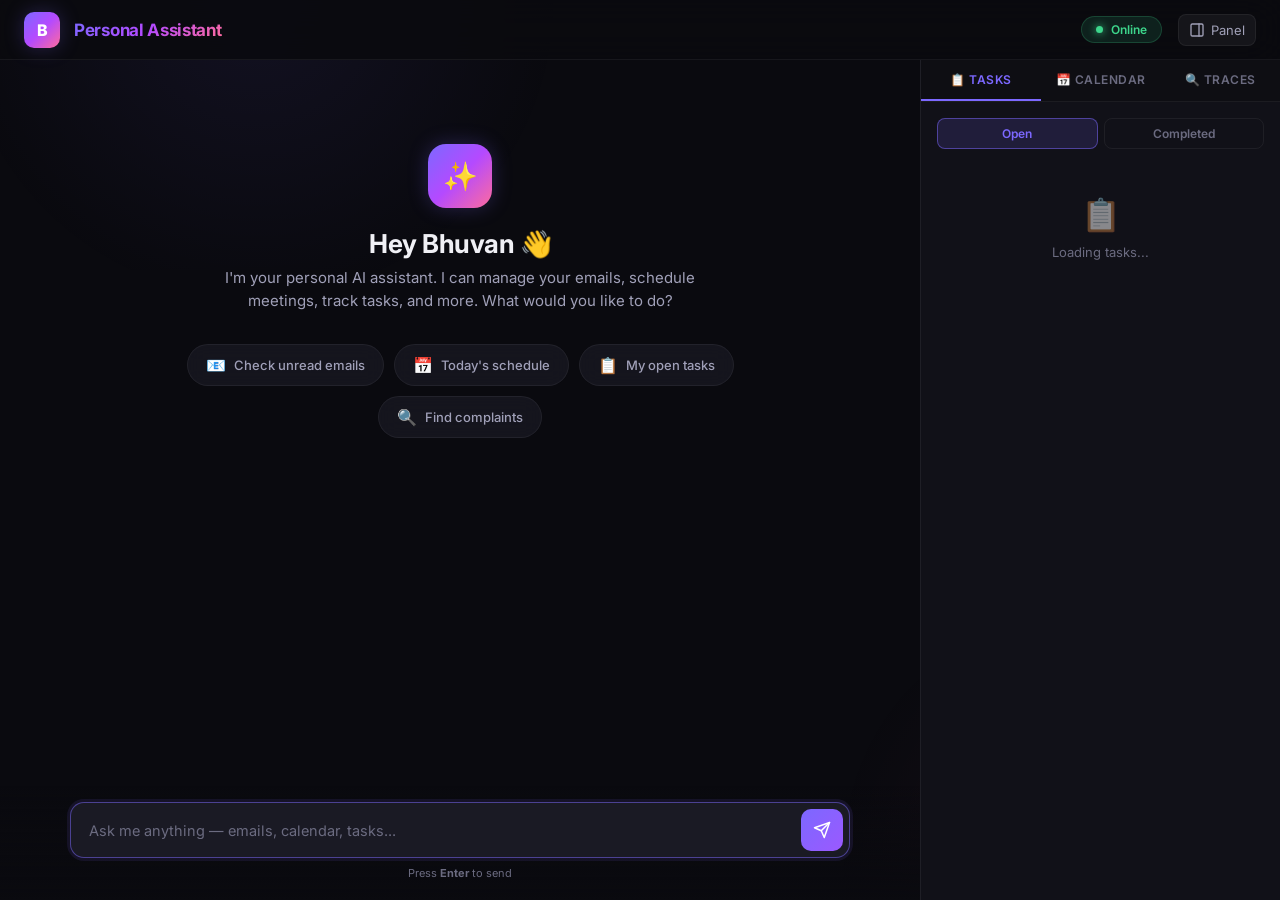
<file: frontend/index.html>
<!DOCTYPE html>
<html lang="en">
<head>
    <meta charset="UTF-8">
    <meta name="viewport" content="width=device-width, initial-scale=1.0">
    <title>Personal Assistant — Bhuvan</title>
    <meta name="description" content="AI-powered personal assistant for email, calendar, and task management">
    <link href="https://fonts.googleapis.com/css2?family=Inter:wght@300;400;500;600;700;800&family=JetBrains+Mono:wght@400;500;600&display=swap" rel="stylesheet">
    <style>
        /* ═══════════════════════════════════════════
           DESIGN SYSTEM — CSS VARIABLES
           ═══════════════════════════════════════════ */
        :root {
            --bg-primary: #0a0a0f;
            --bg-secondary: #111118;
            --bg-tertiary: #1a1a24;
            --bg-elevated: rgba(26, 26, 36, 0.7);
            --bg-glass: rgba(20, 20, 30, 0.65);

            --border-subtle: rgba(255, 255, 255, 0.06);
            --border-medium: rgba(255, 255, 255, 0.1);
            --border-focus: rgba(124, 104, 255, 0.5);

            --text-primary: #f0f0f5;
            --text-secondary: #a0a0b8;
            --text-muted: #6b6b80;

            --accent-primary: #7c68ff;
            --accent-primary-soft: rgba(124, 104, 255, 0.15);
            --accent-secondary: #ff6b9d;
            --accent-emerald: #3dd68c;
            --accent-emerald-soft: rgba(61, 214, 140, 0.12);
            --accent-amber: #ffb443;
            --accent-amber-soft: rgba(255, 180, 67, 0.12);
            --accent-rose: #ff5a7e;
            --accent-rose-soft: rgba(255, 90, 126, 0.12);
            --accent-blue: #5b9aff;
            --accent-blue-soft: rgba(91, 154, 255, 0.12);

            --gradient-brand: linear-gradient(135deg, #7c68ff 0%, #b44aff 50%, #ff6b9d 100%);
            --gradient-send: linear-gradient(135deg, #7c68ff 0%, #9b59ff 100%);
            --gradient-approve: linear-gradient(135deg, #3dd68c 0%, #2bb673 100%);
            --gradient-reject: linear-gradient(135deg, #ff5a7e 0%, #e0334e 100%);

            --shadow-sm: 0 2px 8px rgba(0, 0, 0, 0.2);
            --shadow-md: 0 8px 32px rgba(0, 0, 0, 0.3);
            --shadow-lg: 0 16px 48px rgba(0, 0, 0, 0.4);
            --shadow-glow-purple: 0 0 20px rgba(124, 104, 255, 0.25);
            --shadow-glow-emerald: 0 0 20px rgba(61, 214, 140, 0.2);

            --radius-sm: 8px;
            --radius-md: 12px;
            --radius-lg: 16px;
            --radius-xl: 20px;
            --radius-full: 9999px;

            --transition-fast: 0.15s ease;
            --transition-base: 0.25s ease;
            --transition-slow: 0.4s cubic-bezier(0.16, 1, 0.3, 1);
        }

        /* ═══════════════════════════════════════════
           RESET & BASE
           ═══════════════════════════════════════════ */
        *, *::before, *::after {
            box-sizing: border-box;
            margin: 0;
            padding: 0;
        }

        body {
            font-family: 'Inter', -apple-system, BlinkMacSystemFont, sans-serif;
            background: var(--bg-primary);
            color: var(--text-primary);
            height: 100vh;
            height: 100dvh;
            margin: 0;
            display: flex;
            flex-direction: column;
            overflow: hidden;
            -webkit-font-smoothing: antialiased;
        }

        /* Ambient background glow */
        body::before {
            content: '';
            position: fixed;
            top: -30%;
            left: -10%;
            width: 60%;
            height: 60%;
            background: radial-gradient(circle, rgba(124, 104, 255, 0.08) 0%, transparent 65%);
            pointer-events: none;
            z-index: 0;
        }
        body::after {
            content: '';
            position: fixed;
            bottom: -20%;
            right: -10%;
            width: 50%;
            height: 50%;
            background: radial-gradient(circle, rgba(255, 107, 157, 0.05) 0%, transparent 65%);
            pointer-events: none;
            z-index: 0;
        }

        /* ═══════════════════════════════════════════
           HEADER
           ═══════════════════════════════════════════ */
        header {
            position: relative;
            z-index: 100;
            background: rgba(10, 10, 15, 0.9);
            backdrop-filter: blur(20px);
            border-bottom: 1px solid var(--border-subtle);
            padding: 0 24px;
            height: 60px;
            display: flex;
            align-items: center;
            justify-content: space-between;
            flex-shrink: 0;
        }

        .header-left {
            display: flex;
            align-items: center;
            gap: 14px;
        }

        .logo-mark {
            width: 36px;
            height: 36px;
            background: var(--gradient-brand);
            border-radius: 10px;
            display: flex;
            align-items: center;
            justify-content: center;
            font-weight: 800;
            font-size: 16px;
            color: white;
            box-shadow: var(--shadow-glow-purple);
            animation: logoPulse 3s ease-in-out infinite;
        }

        @keyframes logoPulse {
            0%, 100% { box-shadow: var(--shadow-glow-purple); }
            50% { box-shadow: 0 0 30px rgba(124, 104, 255, 0.4); }
        }

        .header-title {
            font-size: 17px;
            font-weight: 700;
            letter-spacing: -0.3px;
        }

        .header-title span {
            background: var(--gradient-brand);
            -webkit-background-clip: text;
            -webkit-text-fill-color: transparent;
        }

        .header-right {
            display: flex;
            align-items: center;
            gap: 16px;
        }

        .sidebar-toggle {
            background: rgba(255, 255, 255, 0.05);
            border: 1px solid var(--border-subtle);
            border-radius: var(--radius-sm);
            color: var(--text-secondary);
            padding: 7px 10px;
            cursor: pointer;
            transition: var(--transition-fast);
            display: flex;
            align-items: center;
            gap: 6px;
            font-size: 13px;
            font-family: inherit;
        }

        .sidebar-toggle:hover {
            background: rgba(255, 255, 255, 0.08);
            color: var(--text-primary);
        }

        .status-pill {
            display: flex;
            align-items: center;
            gap: 8px;
            background: var(--accent-emerald-soft);
            border: 1px solid rgba(61, 214, 140, 0.2);
            padding: 5px 14px;
            border-radius: var(--radius-full);
            font-size: 12px;
            font-weight: 600;
            color: var(--accent-emerald);
        }

        .status-dot {
            width: 7px;
            height: 7px;
            background: var(--accent-emerald);
            border-radius: 50%;
            box-shadow: 0 0 8px var(--accent-emerald);
            animation: statusBlink 2s ease-in-out infinite;
        }

        @keyframes statusBlink {
            0%, 100% { opacity: 1; }
            50% { opacity: 0.4; }
        }

        /* ═══════════════════════════════════════════
           MAIN LAYOUT
           ═══════════════════════════════════════════ */
        .app-body {
            position: relative;
            z-index: 1;
            flex: 1;
            display: flex;
            overflow: hidden;
            min-height: 0;
        }

        /* ═══════════════════════════════════════════
           CHAT PANEL (CENTER)
           ═══════════════════════════════════════════ */
        .chat-panel {
            flex: 1;
            display: flex;
            flex-direction: column;
            min-width: 0;
        }

        .chat-messages {
            flex: 1;
            overflow-y: auto;
            padding: 24px 0;
            /* Removed scroll-behavior: smooth to prevent conflicts with programmatic scrolling */
        }

        .chat-messages::-webkit-scrollbar {
            width: 5px;
        }
        .chat-messages::-webkit-scrollbar-thumb {
            background: rgba(255, 255, 255, 0.08);
            border-radius: 10px;
        }

        .messages-inner {
            max-width: 780px;
            margin: 0 auto;
            padding: 0 24px;
            display: flex;
            flex-direction: column;
            gap: 20px;
        }

        /* Welcome Screen */
        .welcome-container {
            display: flex;
            flex-direction: column;
            align-items: center;
            justify-content: center;
            padding: 60px 20px 40px;
            text-align: center;
            animation: fadeUp 0.6s var(--transition-slow);
        }

        @keyframes fadeUp {
            from { opacity: 0; transform: translateY(20px); }
            to { opacity: 1; transform: translateY(0); }
        }

        .welcome-icon {
            width: 64px;
            height: 64px;
            background: var(--gradient-brand);
            border-radius: 18px;
            display: flex;
            align-items: center;
            justify-content: center;
            font-size: 28px;
            margin-bottom: 20px;
            box-shadow: var(--shadow-glow-purple);
        }

        .welcome-title {
            font-size: 26px;
            font-weight: 700;
            letter-spacing: -0.5px;
            margin-bottom: 8px;
        }

        .welcome-sub {
            font-size: 15px;
            color: var(--text-secondary);
            margin-bottom: 32px;
            max-width: 500px;
            line-height: 1.5;
        }

        /* Quick Action Chips */
        .quick-actions {
            display: flex;
            flex-wrap: wrap;
            gap: 10px;
            justify-content: center;
            max-width: 600px;
        }

        .quick-chip {
            background: var(--bg-elevated);
            backdrop-filter: blur(10px);
            border: 1px solid var(--border-subtle);
            border-radius: var(--radius-full);
            padding: 10px 18px;
            font-size: 13px;
            font-weight: 500;
            color: var(--text-secondary);
            cursor: pointer;
            transition: var(--transition-base);
            display: flex;
            align-items: center;
            gap: 8px;
            font-family: inherit;
        }

        .quick-chip:hover {
            background: var(--accent-primary-soft);
            border-color: var(--border-focus);
            color: var(--text-primary);
            transform: translateY(-2px);
            box-shadow: var(--shadow-glow-purple);
        }

        .chip-emoji {
            font-size: 16px;
        }

        /* Message Bubbles */
        .msg-row {
            display: flex;
            gap: 12px;
            animation: msgSlide 0.35s var(--transition-slow);
        }

        @keyframes msgSlide {
            from { opacity: 0; transform: translateY(12px); }
            to { opacity: 1; transform: translateY(0); }
        }

        .msg-row.user-row {
            flex-direction: row-reverse;
        }

        .msg-avatar {
            width: 32px;
            height: 32px;
            border-radius: 10px;
            display: flex;
            align-items: center;
            justify-content: center;
            font-size: 14px;
            font-weight: 700;
            flex-shrink: 0;
            margin-top: 2px;
        }

        .msg-avatar.ai-avatar {
            background: var(--gradient-brand);
            color: white;
            box-shadow: 0 0 12px rgba(124, 104, 255, 0.2);
        }

        .msg-avatar.user-avatar {
            background: linear-gradient(135deg, #3dd68c, #2bb673);
            color: white;
        }

        .msg-content {
            max-width: 680px;
            min-width: 0;
        }

        .msg-bubble {
            padding: 14px 18px;
            border-radius: var(--radius-lg);
            font-size: 14.5px;
            line-height: 1.65;
            word-wrap: break-word;
        }

        .msg-row.ai-row .msg-bubble {
            background: var(--bg-tertiary);
            border: 1px solid var(--border-subtle);
            border-top-left-radius: 4px;
            color: var(--text-primary);
        }

        .msg-row.user-row .msg-bubble {
            background: var(--gradient-send);
            color: white;
            border-top-right-radius: 4px;
            box-shadow: 0 4px 16px rgba(124, 104, 255, 0.2);
        }

        .msg-time {
            font-size: 11px;
            color: var(--text-muted);
            margin-top: 6px;
            padding: 0 4px;
        }

        .msg-row.user-row .msg-time {
            text-align: right;
        }

        /* Markdown inside messages */
        .msg-bubble p { margin-bottom: 8px; }
        .msg-bubble p:last-child { margin-bottom: 0; }
        .msg-bubble strong { font-weight: 600; color: inherit; }
        .msg-bubble em { font-style: italic; }
        .msg-bubble ul, .msg-bubble ol {
            margin: 6px 0 6px 20px;
        }
        .msg-bubble li { margin-bottom: 4px; }
        .msg-bubble code {
            font-family: 'JetBrains Mono', monospace;
            font-size: 13px;
            background: rgba(0, 0, 0, 0.3);
            padding: 2px 6px;
            border-radius: 4px;
        }
        .msg-bubble pre {
            background: rgba(0, 0, 0, 0.4);
            border-radius: var(--radius-sm);
            padding: 12px;
            overflow-x: auto;
            margin: 8px 0;
            font-family: 'JetBrains Mono', monospace;
            font-size: 13px;
        }
        .msg-bubble a {
            color: var(--accent-primary);
            text-decoration: underline;
        }
        .msg-bubble h1, .msg-bubble h2, .msg-bubble h3 {
            margin: 12px 0 6px;
            font-weight: 700;
        }
        .msg-bubble hr {
            border: none;
            border-top: 1px solid var(--border-subtle);
            margin: 12px 0;
        }

        /* Typing Indicator */
        .typing-indicator {
            display: flex;
            align-items: center;
            gap: 5px;
            padding: 14px 18px;
        }

        .typing-dot {
            width: 8px;
            height: 8px;
            background: var(--accent-primary);
            border-radius: 50%;
            animation: typingBounce 1.4s ease-in-out infinite;
        }

        .typing-dot:nth-child(2) { animation-delay: 0.15s; }
        .typing-dot:nth-child(3) { animation-delay: 0.3s; }

        @keyframes typingBounce {
            0%, 60%, 100% { transform: translateY(0); opacity: 0.3; }
            30% { transform: translateY(-8px); opacity: 1; }
        }

        /* ═══════════════════════════════════════════
           INPUT BAR
           ═══════════════════════════════════════════ */
        .input-area {
            padding: 16px 24px 20px;
            background: linear-gradient(to top, var(--bg-primary) 0%, transparent 100%);
            flex-shrink: 0;
        }

        .input-wrapper {
            max-width: 780px;
            margin: 0 auto;
            position: relative;
        }

        .input-container {
            display: flex;
            align-items: center;
            gap: 10px;
            background: var(--bg-tertiary);
            border: 1px solid var(--border-medium);
            border-radius: 14px;
            padding: 6px 6px 6px 18px;
            transition: var(--transition-base);
        }

        .input-container:focus-within {
            border-color: var(--border-focus);
            box-shadow: 0 0 0 3px rgba(124, 104, 255, 0.1);
        }

        #chatInput {
            flex: 1;
            background: transparent;
            border: none;
            color: var(--text-primary);
            font-size: 14.5px;
            font-family: inherit;
            padding: 10px 0;
            outline: none;
            min-width: 0;
        }

        #chatInput::placeholder {
            color: var(--text-muted);
        }

        #sendBtn {
            width: 42px;
            height: 42px;
            background: var(--gradient-send);
            border: none;
            border-radius: 10px;
            color: white;
            cursor: pointer;
            display: flex;
            align-items: center;
            justify-content: center;
            transition: var(--transition-fast);
            flex-shrink: 0;
        }

        #sendBtn:hover {
            transform: scale(1.05);
            box-shadow: var(--shadow-glow-purple);
        }

        #sendBtn:active {
            transform: scale(0.95);
        }

        #sendBtn svg {
            width: 18px;
            height: 18px;
        }

        .input-hint {
            text-align: center;
            font-size: 11px;
            color: var(--text-muted);
            margin-top: 8px;
        }

        /* ═══════════════════════════════════════════
           SIDEBAR (RIGHT)
           ═══════════════════════════════════════════ */
        .sidebar {
            width: 360px;
            background: var(--bg-secondary);
            border-left: 1px solid var(--border-subtle);
            display: flex;
            flex-direction: column;
            transition: var(--transition-slow);
            overflow: hidden;
            flex-shrink: 0;
        }

        .sidebar.collapsed {
            width: 0;
            border-left: none;
        }

        .sidebar-tabs {
            display: flex;
            border-bottom: 1px solid var(--border-subtle);
            background: rgba(0, 0, 0, 0.2);
            flex-shrink: 0;
        }

        .sidebar-tab {
            flex: 1;
            padding: 12px 8px;
            font-size: 12px;
            font-weight: 600;
            text-transform: uppercase;
            letter-spacing: 0.5px;
            color: var(--text-muted);
            background: transparent;
            border: none;
            border-bottom: 2px solid transparent;
            cursor: pointer;
            transition: var(--transition-fast);
            font-family: inherit;
            display: flex;
            align-items: center;
            justify-content: center;
            gap: 6px;
        }

        .sidebar-tab:hover {
            color: var(--text-secondary);
        }

        .sidebar-tab.active {
            color: var(--accent-primary);
            border-bottom-color: var(--accent-primary);
        }

        .sidebar-content {
            flex: 1;
            overflow-y: auto;
            overflow-x: hidden;
        }

        .sidebar-content::-webkit-scrollbar {
            width: 4px;
        }
        .sidebar-content::-webkit-scrollbar-thumb {
            background: rgba(255, 255, 255, 0.06);
            border-radius: 10px;
        }

        .sidebar-pane {
            display: none;
            padding: 16px;
        }

        .sidebar-pane.active {
            display: block;
        }

        /* Tasks Pane */
        .task-filter-row {
            display: flex;
            gap: 6px;
            margin-bottom: 14px;
        }

        .task-filter-btn {
            flex: 1;
            padding: 7px 10px;
            border-radius: var(--radius-sm);
            font-size: 12px;
            font-weight: 600;
            border: 1px solid var(--border-subtle);
            background: transparent;
            color: var(--text-muted);
            cursor: pointer;
            transition: var(--transition-fast);
            font-family: inherit;
        }

        .task-filter-btn.active {
            background: var(--accent-primary-soft);
            border-color: var(--border-focus);
            color: var(--accent-primary);
        }

        .task-card {
            background: var(--bg-elevated);
            border: 1px solid var(--border-subtle);
            border-radius: var(--radius-md);
            padding: 14px;
            margin-bottom: 10px;
            transition: var(--transition-base);
        }

        .task-card:hover {
            border-color: rgba(124, 104, 255, 0.2);
            transform: translateX(2px);
        }

        .task-card-header {
            display: flex;
            justify-content: space-between;
            align-items: flex-start;
            gap: 10px;
        }

        .task-card-desc {
            font-size: 13.5px;
            font-weight: 500;
            line-height: 1.4;
            flex: 1;
        }

        .task-card-meta {
            display: flex;
            gap: 10px;
            margin-top: 8px;
            font-size: 11px;
            color: var(--text-muted);
        }

        .task-source-badge {
            color: var(--accent-primary);
            font-weight: 600;
        }

        .task-complete-btn {
            padding: 5px 10px;
            border-radius: var(--radius-sm);
            font-size: 11px;
            font-weight: 600;
            border: 1px solid rgba(61, 214, 140, 0.3);
            background: var(--accent-emerald-soft);
            color: var(--accent-emerald);
            cursor: pointer;
            transition: var(--transition-fast);
            white-space: nowrap;
            font-family: inherit;
        }

        .task-complete-btn:hover {
            background: var(--accent-emerald);
            color: white;
            box-shadow: var(--shadow-glow-emerald);
        }

        .empty-state {
            text-align: center;
            padding: 32px 16px;
            color: var(--text-muted);
            font-size: 13px;
        }

        .empty-state-icon {
            font-size: 32px;
            margin-bottom: 10px;
            opacity: 0.5;
        }

        /* Trace Pane */
        .trace-entry {
            padding: 10px 12px;
            border-radius: var(--radius-sm);
            margin-bottom: 6px;
            font-family: 'JetBrains Mono', monospace;
            font-size: 11.5px;
            line-height: 1.5;
            border-left: 3px solid var(--border-medium);
            background: rgba(0, 0, 0, 0.2);
            transition: var(--transition-fast);
        }

        .trace-entry:hover {
            background: rgba(0, 0, 0, 0.35);
        }

        .trace-entry.plan_node { border-left-color: var(--accent-primary); }
        .trace-entry.act_node { border-left-color: var(--accent-amber); }
        .trace-entry.confirm_node { border-left-color: var(--accent-rose); }
        .trace-entry.respond_node { border-left-color: var(--accent-emerald); }
        .trace-entry.memory { border-left-color: var(--accent-amber); }

        .trace-time {
            color: var(--text-muted);
            font-size: 10px;
        }

        .trace-node-label {
            font-weight: 600;
        }

        .trace-node-label.plan_node { color: var(--accent-primary); }
        .trace-node-label.act_node { color: var(--accent-amber); }
        .trace-node-label.confirm_node { color: var(--accent-rose); }
        .trace-node-label.respond_node { color: var(--accent-emerald); }

        .trace-decision {
            color: var(--text-secondary);
            font-size: 11px;
        }

        .trace-reasoning {
            color: var(--text-muted);
            font-size: 10.5px;
            margin-top: 4px;
            word-break: break-word;
        }

        /* Calendar Pane */
        .cal-event {
            background: var(--bg-elevated);
            border: 1px solid var(--border-subtle);
            border-radius: var(--radius-md);
            padding: 14px;
            margin-bottom: 10px;
            border-left: 3px solid var(--accent-primary);
            transition: var(--transition-fast);
        }

        .cal-event:hover {
            border-left-color: var(--accent-secondary);
        }

        .cal-event-title {
            font-size: 13.5px;
            font-weight: 600;
            margin-bottom: 4px;
        }

        .cal-event-time {
            font-size: 12px;
            color: var(--accent-primary);
            font-weight: 500;
        }

        .cal-event-desc {
            font-size: 12px;
            color: var(--text-muted);
            margin-top: 4px;
        }

        /* ═══════════════════════════════════════════
           CONFIRMATION MODAL
           ═══════════════════════════════════════════ */
        .modal-overlay {
            position: fixed;
            inset: 0;
            background: rgba(0, 0, 0, 0.7);
            backdrop-filter: blur(12px);
            z-index: 1000;
            display: flex;
            align-items: center;
            justify-content: center;
            opacity: 0;
            pointer-events: none;
            transition: opacity var(--transition-base);
        }

        .modal-overlay.show {
            opacity: 1;
            pointer-events: auto;
        }

        .modal-card {
            background: var(--bg-secondary);
            border: 1px solid var(--border-medium);
            border-radius: var(--radius-xl);
            width: 90%;
            max-width: 520px;
            box-shadow: var(--shadow-lg);
            animation: modalPop 0.3s cubic-bezier(0.34, 1.56, 0.64, 1);
            overflow: hidden;
        }

        @keyframes modalPop {
            from { transform: scale(0.92) translateY(16px); opacity: 0; }
            to { transform: scale(1) translateY(0); opacity: 1; }
        }

        .modal-top {
            padding: 20px 24px;
            background: var(--accent-rose-soft);
            border-bottom: 1px solid rgba(255, 90, 126, 0.15);
            display: flex;
            align-items: center;
            gap: 12px;
        }

        .modal-top-icon {
            width: 40px;
            height: 40px;
            background: var(--gradient-reject);
            border-radius: 10px;
            display: flex;
            align-items: center;
            justify-content: center;
            font-size: 18px;
        }

        .modal-top-text h3 {
            font-size: 16px;
            font-weight: 700;
            color: var(--text-primary);
        }

        .modal-top-text p {
            font-size: 12px;
            color: var(--text-secondary);
            margin-top: 2px;
        }

        .modal-mid {
            padding: 20px 24px;
        }

        .modal-mid p {
            font-size: 14px;
            color: var(--text-secondary);
            line-height: 1.5;
            margin-bottom: 14px;
        }

        .modal-detail-box {
            background: rgba(0, 0, 0, 0.3);
            border: 1px solid var(--border-subtle);
            border-radius: var(--radius-md);
            padding: 14px;
            font-family: 'JetBrains Mono', monospace;
            font-size: 12px;
            color: var(--accent-primary);
            white-space: pre-wrap;
            word-break: break-word;
            line-height: 1.6;
        }

        .modal-bottom {
            padding: 16px 24px;
            display: flex;
            gap: 10px;
            justify-content: flex-end;
            background: rgba(0, 0, 0, 0.15);
            border-top: 1px solid var(--border-subtle);
        }

        .modal-btn {
            padding: 10px 22px;
            border-radius: var(--radius-sm);
            font-size: 13px;
            font-weight: 600;
            border: none;
            cursor: pointer;
            transition: var(--transition-fast);
            font-family: inherit;
        }

        .modal-btn-approve {
            background: var(--gradient-approve);
            color: white;
            box-shadow: 0 4px 12px rgba(61, 214, 140, 0.25);
        }

        .modal-btn-approve:hover {
            transform: translateY(-1px);
            box-shadow: var(--shadow-glow-emerald);
        }

        .modal-btn-reject {
            background: var(--gradient-reject);
            color: white;
            box-shadow: 0 4px 12px rgba(255, 90, 126, 0.2);
        }

        .modal-btn-reject:hover {
            transform: translateY(-1px);
        }

        /* ═══════════════════════════════════════════
           RESPONSIVE
           ═══════════════════════════════════════════ */
        @media (max-width: 900px) {
            .sidebar {
                position: fixed;
                right: 0;
                top: 60px;
                bottom: 0;
                z-index: 50;
                box-shadow: -8px 0 32px rgba(0, 0, 0, 0.5);
            }
            .sidebar.collapsed {
                transform: translateX(100%);
            }
        }

        @media (max-width: 600px) {
            .quick-actions {
                flex-direction: column;
                align-items: stretch;
            }
            .messages-inner {
                padding: 0 14px;
            }
            .sidebar {
                width: 100%;
            }
        }
    </style>
</head>
<body>

    <!-- ═══ HEADER ═══ -->
    <header>
        <div class="header-left">
            <div class="logo-mark">B</div>
            <div class="header-title"><span>Personal Assistant</span></div>
        </div>
        <div class="header-right">
            <div class="status-pill">
                <div class="status-dot"></div>
                Online
            </div>
            <button class="sidebar-toggle" id="sidebarToggle" onclick="toggleSidebar()">
                <svg width="16" height="16" viewBox="0 0 24 24" fill="none" stroke="currentColor" stroke-width="2" stroke-linecap="round" stroke-linejoin="round"><rect x="3" y="3" width="18" height="18" rx="2"/><path d="M15 3v18"/></svg>
                Panel
            </button>
        </div>
    </header>

    <!-- ═══ MAIN BODY ═══ -->
    <div class="app-body">

        <!-- Chat Panel -->
        <div class="chat-panel">
            <div class="chat-messages" id="chatMessages">
                <div class="messages-inner" id="messagesInner">
                    <!-- Welcome -->
                    <div class="welcome-container" id="welcomeScreen">
                        <div class="welcome-icon">✨</div>
                        <h2 class="welcome-title">Hey Bhuvan 👋</h2>
                        <p class="welcome-sub">I'm your personal AI assistant. I can manage your emails, schedule meetings, track tasks, and more. What would you like to do?</p>
                        <div class="quick-actions">
                            <button class="quick-chip" onclick="quickAction('Check my unread emails')">
                                <span class="chip-emoji">📧</span> Check unread emails
                            </button>
                            <button class="quick-chip" onclick="quickAction('What\\'s on my calendar today?')">
                                <span class="chip-emoji">📅</span> Today's schedule
                            </button>
                            <button class="quick-chip" onclick="quickAction('Show my open tasks')">
                                <span class="chip-emoji">📋</span> My open tasks
                            </button>
                            <button class="quick-chip" onclick="quickAction('Are there any complaint emails?')">
                                <span class="chip-emoji">🔍</span> Find complaints
                            </button>
                        </div>
                    </div>
                </div>
            </div>

            <!-- Input Bar -->
            <div class="input-area">
                <div class="input-wrapper">
                    <div class="input-container">
                        <input type="text" id="chatInput" placeholder="Ask me anything — emails, calendar, tasks..."
                               onkeydown="if(event.key === 'Enter' && !event.shiftKey) { event.preventDefault(); sendMessage(); }">
                        <button id="sendBtn" onclick="sendMessage()">
                            <svg viewBox="0 0 24 24" fill="none" stroke="currentColor" stroke-width="2" stroke-linecap="round" stroke-linejoin="round">
                                <line x1="22" y1="2" x2="11" y2="13"></line>
                                <polygon points="22 2 15 22 11 13 2 9 22 2"></polygon>
                            </svg>
                        </button>
                    </div>
                    <div class="input-hint">Press <strong>Enter</strong> to send</div>
                </div>
            </div>
        </div>

        <!-- ═══ SIDEBAR ═══ -->
        <aside class="sidebar" id="sidebar">
            <div class="sidebar-tabs">
                <button class="sidebar-tab active" data-pane="tasks" onclick="switchSidebarTab('tasks')">
                    📋 Tasks
                </button>
                <button class="sidebar-tab" data-pane="calendar" onclick="switchSidebarTab('calendar')">
                    📅 Calendar
                </button>
                <button class="sidebar-tab" data-pane="traces" onclick="switchSidebarTab('traces')">
                    🔍 Traces
                </button>
            </div>

            <div class="sidebar-content">
                <!-- Tasks Pane -->
                <div class="sidebar-pane active" id="pane-tasks">
                    <div class="task-filter-row">
                        <button class="task-filter-btn active" id="filterOpen" onclick="switchTaskFilter('open')">Open</button>
                        <button class="task-filter-btn" id="filterCompleted" onclick="switchTaskFilter('completed')">Completed</button>
                    </div>
                    <div id="taskListContainer">
                        <div class="empty-state">
                            <div class="empty-state-icon">📋</div>
                            Loading tasks...
                        </div>
                    </div>
                </div>

                <!-- Calendar Pane -->
                <div class="sidebar-pane" id="pane-calendar">
                    <div id="calendarListContainer">
                        <div class="empty-state">
                            <div class="empty-state-icon">📅</div>
                            Loading events...
                        </div>
                    </div>
                </div>

                <!-- Traces Pane -->
                <div class="sidebar-pane" id="pane-traces">
                    <div id="traceListContainer">
                        <div class="empty-state">
                            <div class="empty-state-icon">🔍</div>
                            No traces yet. Start a conversation!
                        </div>
                    </div>
                </div>
            </div>
        </aside>
    </div>

    <!-- ═══ CONFIRMATION MODAL ═══ -->
    <div class="modal-overlay" id="confirmModal">
        <div class="modal-card">
            <div class="modal-top">
                <div class="modal-top-icon">🛡️</div>
                <div class="modal-top-text">
                    <h3>Confirmation Required</h3>
                    <p>This action needs your approval before executing</p>
                </div>
            </div>
            <div class="modal-mid">
                <p>Please review the action details below:</p>
                <div class="modal-detail-box" id="actionDetails">Loading...</div>
            </div>
            <div class="modal-bottom">
                <button class="modal-btn modal-btn-reject" onclick="handleConfirm(false)">✕ Reject</button>
                <button class="modal-btn modal-btn-approve" onclick="handleConfirm(true)">✓ Approve</button>
            </div>
        </div>
    </div>

    <!-- ═══════════════════════════════════════════
         JAVASCRIPT
         ═══════════════════════════════════════════ -->
    <script>
        const API_BASE = "http://localhost:8000";
        const USER_ID = "bhuvan";
        let currentTaskFilter = "open";
        let welcomeVisible = true;

        // ─── INIT ───
        window.addEventListener('DOMContentLoaded', () => {
            fetchTasks();
            fetchTraces();
            fetchCalendarEvents();
            setInterval(fetchTasks, 5000);
            setInterval(fetchTraces, 4000);
            setInterval(fetchCalendarEvents, 10000);
            document.getElementById('chatInput').focus();
        });

        // ─── QUICK ACTIONS ───
        function quickAction(text) {
            document.getElementById('chatInput').value = text;
            sendMessage();
        }

        // ─── SEND MESSAGE ───
        async function sendMessage() {
            const input = document.getElementById("chatInput");
            const text = input.value.trim();
            if (!text) return;

            input.value = "";

            // Hide welcome screen
            if (welcomeVisible) {
                const welcome = document.getElementById('welcomeScreen');
                if (welcome) {
                    welcome.style.display = 'none';
                    welcomeVisible = false;
                }
            }

            appendMessage(text, "user");

            // Show typing indicator
            const typingEl = showTypingIndicator();

            try {
                const response = await fetch(`${API_BASE}/chat`, {
                    method: "POST",
                    headers: { "Content-Type": "application/json" },
                    body: JSON.stringify({ message: text, user_id: USER_ID })
                });

                typingEl.remove();

                const data = await response.json();

                if (data.pending_action) {
                    showApprovalModal(data.pending_action);
                }

                appendMessage(data.response, "ai");
                fetchTasks();
                fetchTraces();
                fetchCalendarEvents();
            } catch (err) {
                typingEl.remove();
                appendMessage("⚠️ Could not connect to the assistant backend. Make sure the server is running on `localhost:8000`.", "ai");
                console.error(err);
            }
        }

        // ─── TYPING INDICATOR ───
        function showTypingIndicator() {
            const container = document.getElementById("messagesInner");
            const row = document.createElement("div");
            row.className = "msg-row ai-row";
            row.innerHTML = `
                <div class="msg-avatar ai-avatar">B</div>
                <div class="msg-content">
                    <div class="msg-bubble typing-indicator">
                        <div class="typing-dot"></div>
                        <div class="typing-dot"></div>
                        <div class="typing-dot"></div>
                    </div>
                </div>
            `;
            container.appendChild(row);
            scrollToBottom();
            return row;
        }

        // ─── APPEND MESSAGE ───
        function appendMessage(text, sender) {
            const container = document.getElementById("messagesInner");
            const row = document.createElement("div");
            const isUser = sender === "user";
            row.className = `msg-row ${isUser ? 'user-row' : 'ai-row'}`;

            const now = new Date();
            const timeStr = now.toLocaleTimeString([], { hour: '2-digit', minute: '2-digit' });
            const renderedContent = isUser ? escapeHtml(text) : renderMarkdown(text);

            row.innerHTML = `
                <div class="msg-avatar ${isUser ? 'user-avatar' : 'ai-avatar'}">${isUser ? 'B' : '✦'}</div>
                <div class="msg-content">
                    <div class="msg-bubble">${renderedContent}</div>
                    <div class="msg-time">${timeStr}</div>
                </div>
            `;

            container.appendChild(row);
            scrollToBottom();
            return row;
        }

        function scrollToBottom() {
            setTimeout(() => {
                const el = document.getElementById("chatMessages");
                if (el) {
                    el.scrollTo({
                        top: el.scrollHeight,
                        behavior: 'smooth'
                    });
                }
            }, 50);
        }

        // ─── MARKDOWN RENDERER ───
        function renderMarkdown(text) {
            if (!text) return "";
            let html = escapeHtml(text);

            // Code blocks
            html = html.replace(/```(\w*)\n([\s\S]*?)```/g, '<pre><code>$2</code></pre>');
            // Inline code
            html = html.replace(/`([^`]+)`/g, '<code>$1</code>');
            // Bold
            html = html.replace(/\*\*(.*?)\*\*/g, '<strong>$1</strong>');
            // Italic
            html = html.replace(/\*(.*?)\*/g, '<em>$1</em>');
            // Headings
            html = html.replace(/^### (.+)$/gm, '<h3>$1</h3>');
            html = html.replace(/^## (.+)$/gm, '<h2>$1</h2>');
            html = html.replace(/^# (.+)$/gm, '<h1>$1</h1>');
            // HR
            html = html.replace(/^---$/gm, '<hr>');
            // Unordered lists
            html = html.replace(/^[\*\-] (.+)$/gm, '<li>$1</li>');
            html = html.replace(/(<li>.*<\/li>)/gs, '<ul>$1</ul>');
            // Fix nested uls
            html = html.replace(/<\/ul>\s*<ul>/g, '');
            // Links
            html = html.replace(/\[([^\]]+)\]\(([^)]+)\)/g, '<a href="$2" target="_blank">$1</a>');
            // Line breaks
            html = html.replace(/\n/g, '<br>');
            // Clean up extra br inside block elements
            html = html.replace(/<br>\s*(<h[1-3]>)/g, '$1');
            html = html.replace(/(<\/h[1-3]>)\s*<br>/g, '$1');
            html = html.replace(/<br>\s*(<ul>)/g, '$1');
            html = html.replace(/(<\/ul>)\s*<br>/g, '$1');
            html = html.replace(/<br>\s*(<hr>)/g, '$1');
            html = html.replace(/(<hr>)\s*<br>/g, '$1');
            html = html.replace(/<br>\s*(<pre>)/g, '$1');
            html = html.replace(/(<\/pre>)\s*<br>/g, '$1');

            return html;
        }

        // ─── SIDEBAR ───
        function toggleSidebar() {
            document.getElementById('sidebar').classList.toggle('collapsed');
        }

        function switchSidebarTab(pane) {
            document.querySelectorAll('.sidebar-tab').forEach(t => t.classList.remove('active'));
            document.querySelector(`.sidebar-tab[data-pane="${pane}"]`).classList.add('active');
            document.querySelectorAll('.sidebar-pane').forEach(p => p.classList.remove('active'));
            document.getElementById(`pane-${pane}`).classList.add('active');
        }

        // ─── TASKS ───
        function switchTaskFilter(status) {
            currentTaskFilter = status;
            document.getElementById("filterOpen").classList.toggle("active", status === "open");
            document.getElementById("filterCompleted").classList.toggle("active", status === "completed");
            fetchTasks();
        }

        async function fetchTasks() {
            try {
                const res = await fetch(`${API_BASE}/tasks?status=${currentTaskFilter}`);
                const tasks = await res.json();
                const container = document.getElementById("taskListContainer");

                if (!tasks || tasks.length === 0) {
                    container.innerHTML = `
                        <div class="empty-state">
                            <div class="empty-state-icon">${currentTaskFilter === 'open' ? '🎉' : '📭'}</div>
                            ${currentTaskFilter === 'open' ? 'No open tasks — you\'re all caught up!' : 'No completed tasks yet'}
                        </div>`;
                    return;
                }

                container.innerHTML = tasks.map(task => `
                    <div class="task-card">
                        <div class="task-card-header">
                            <div class="task-card-desc">${escapeHtml(task.description)}</div>
                            ${currentTaskFilter === 'open' ? `<button class="task-complete-btn" onclick="completeTask(${task.id})">✓ Done</button>` : ''}
                        </div>
                        <div class="task-card-meta">
                            <span>#${task.id}</span>
                            <span>Source: <span class="task-source-badge">${escapeHtml(task.source)}</span></span>
                        </div>
                    </div>
                `).join('');
            } catch (err) {
                console.error("Failed to fetch tasks:", err);
            }
        }

        function completeTask(taskId) {
            document.getElementById("chatInput").value = `complete task ${taskId}`;
            sendMessage();
        }

        // ─── CALENDAR ───
        async function fetchCalendarEvents() {
            try {
                const res = await fetch(`${API_BASE}/calendar`);
                if (!res.ok) {
                    document.getElementById("calendarListContainer").innerHTML = `
                        <div class="empty-state">
                            <div class="empty-state-icon">📅</div>
                            Calendar endpoint not available
                        </div>`;
                    return;
                }
                const events = await res.json();
                const container = document.getElementById("calendarListContainer");

                if (!events || events.length === 0) {
                    container.innerHTML = `
                        <div class="empty-state">
                            <div class="empty-state-icon">📅</div>
                            No upcoming events
                        </div>`;
                    return;
                }

                container.innerHTML = events.map(evt => {
                    const start = evt.start ? new Date(evt.start) : null;
                    const timeStr = start ? start.toLocaleString([], { dateStyle: 'medium', timeStyle: 'short' }) : 'All day';
                    return `
                        <div class="cal-event">
                            <div class="cal-event-title">${escapeHtml(evt.summary)}</div>
                            <div class="cal-event-time">${timeStr}</div>
                            ${evt.description ? `<div class="cal-event-desc">${escapeHtml(evt.description).substring(0, 100)}</div>` : ''}
                        </div>
                    `;
                }).join('');
            } catch (err) {
                console.error("Failed to fetch calendar:", err);
            }
        }

        // ─── TRACES ───
        async function fetchTraces() {
            try {
                const res = await fetch(`${API_BASE}/trace?limit=30`);
                const traces = await res.json();
                const container = document.getElementById("traceListContainer");

                if (!traces || traces.length === 0) {
                    container.innerHTML = `
                        <div class="empty-state">
                            <div class="empty-state-icon">🔍</div>
                            No traces yet. Start a conversation!
                        </div>`;
                    return;
                }

                container.innerHTML = traces.map(trace => {
                    const nodeClass = trace.node || '';
                    const time = new Date(trace.timestamp).toLocaleTimeString([], { hour: '2-digit', minute: '2-digit', second: '2-digit' });

                    if (trace.event_type === "node_exit") {
                        return `
                            <div class="trace-entry ${nodeClass}">
                                <div class="trace-time">[${time}]</div>
                                <div><span class="trace-node-label ${nodeClass}">${trace.node || 'unknown'}</span></div>
                                <div class="trace-decision">${escapeHtml(trace.decision || '')}</div>
                                ${trace.reasoning_summary ? `<div class="trace-reasoning">${escapeHtml(trace.reasoning_summary).substring(0, 200)}</div>` : ''}
                            </div>`;
                    } else if (trace.event_type === "memory_stored") {
                        return `
                            <div class="trace-entry memory">
                                <div class="trace-time">[${time}]</div>
                                <div class="trace-decision">💾 Memory: "${escapeHtml(trace.preference || '')}"</div>
                            </div>`;
                    }
                    return `<div class="trace-entry"><div class="trace-time">[${time}]</div><div class="trace-decision">${escapeHtml(trace.event_type)}</div></div>`;
                }).join('');

                container.scrollTop = container.scrollHeight;
            } catch (err) {
                console.error("Failed to fetch traces:", err);
            }
        }

        // ─── CONFIRMATION MODAL ───
        function showApprovalModal(pendingAction) {
            const details = document.getElementById("actionDetails");

            // Format nicely
            const toolName = pendingAction.tool || 'Unknown';
            const args = JSON.stringify(pendingAction.args || {}, null, 2);
            details.textContent = `🔧 Tool: ${toolName}\n\n📋 Arguments:\n${args}`;

            document.getElementById("confirmModal").classList.add("show");
        }

        async function handleConfirm(approved) {
            document.getElementById("confirmModal").classList.remove("show");
            appendMessage(`${approved ? '✅ Approved' : '❌ Rejected'} the action`, "user");

            const typingEl = showTypingIndicator();

            try {
                const response = await fetch(`${API_BASE}/confirm`, {
                    method: "POST",
                    headers: { "Content-Type": "application/json" },
                    body: JSON.stringify({ user_id: USER_ID, approved })
                });

                typingEl.remove();
                const data = await response.json();

                if (data.pending_action) {
                    showApprovalModal(data.pending_action);
                }

                appendMessage(data.response, "ai");
                fetchTasks();
                fetchTraces();
                fetchCalendarEvents();
            } catch (err) {
                typingEl.remove();
                appendMessage("⚠️ Failed to process confirmation.", "ai");
                console.error(err);
            }
        }

        // ─── UTILS ───
        function escapeHtml(unsafe) {
            if (!unsafe) return "";
            return unsafe.toString()
                .replace(/&/g, "&amp;")
                .replace(/</g, "&lt;")
                .replace(/>/g, "&gt;")
                .replace(/"/g, "&quot;")
                .replace(/'/g, "&#039;");
        }
    </script>
</body>
</html>
</file>
